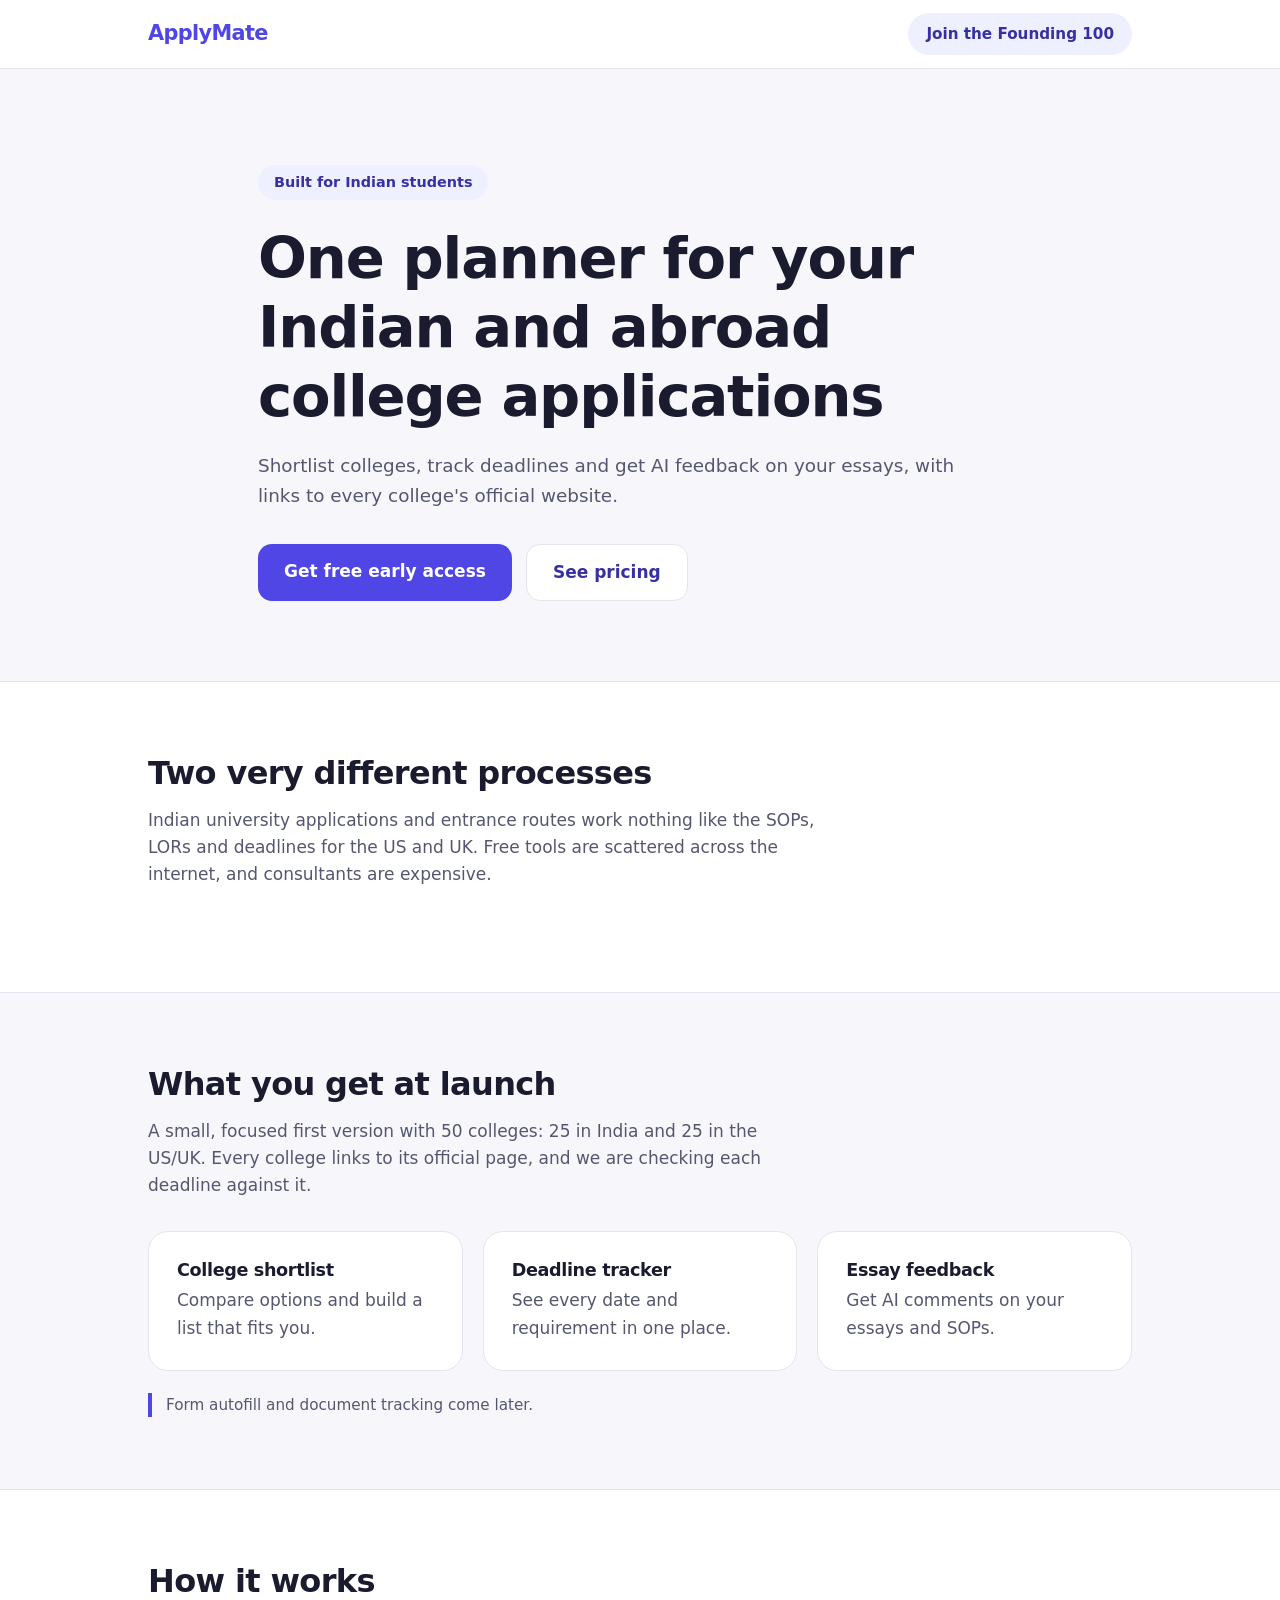
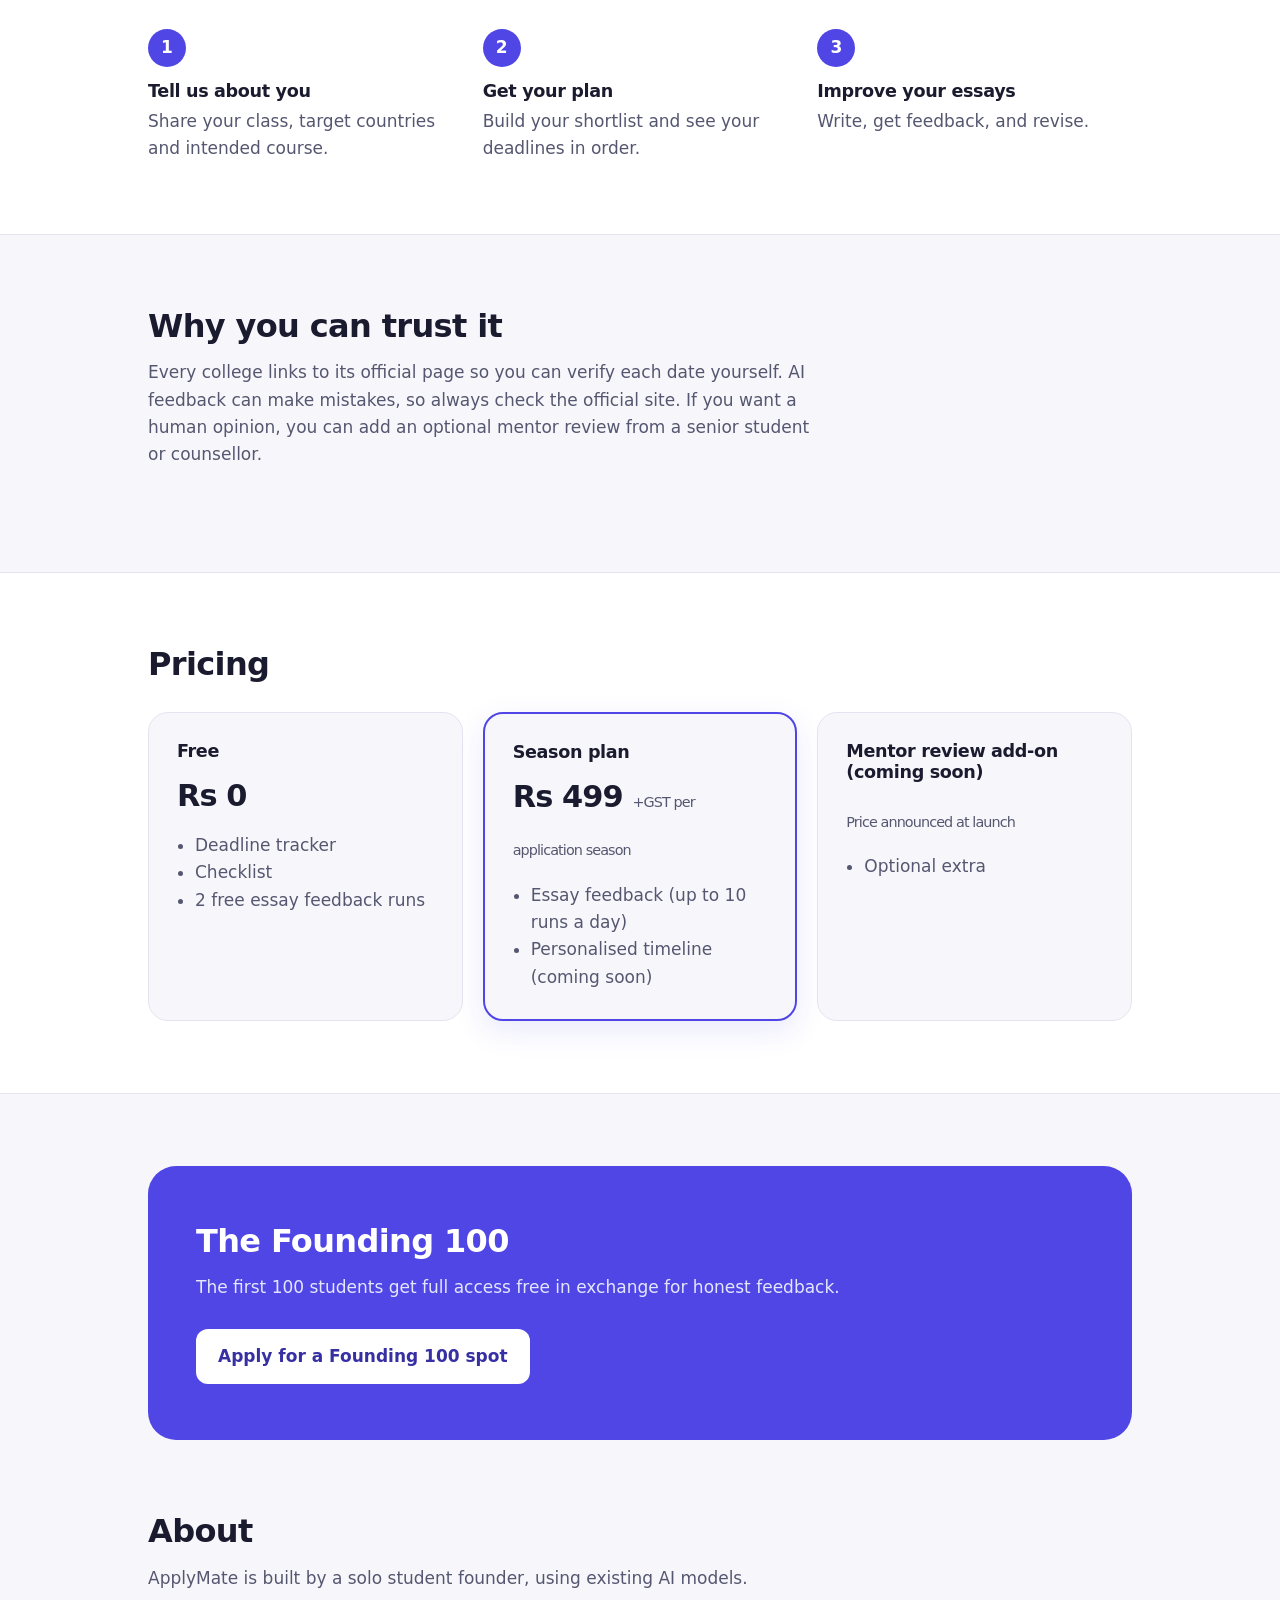
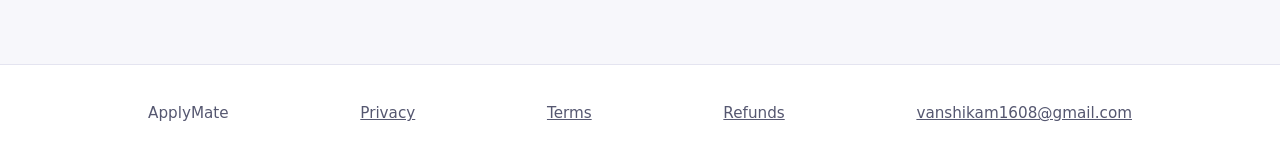
<file: index.html>
<!DOCTYPE html>
<html lang="en">
<head>
<meta charset="utf-8">
<meta name="viewport" content="width=device-width, initial-scale=1">
<title>ApplyMate: one planner for Indian and abroad college applications</title>
<meta name="description" content="An AI college-application planner for Indian students applying to colleges in India, the US and the UK.">
<style>
:root{
  --bg:#f7f7fb; --surface:#fff; --ink:#1b1b2f; --muted:#555770;
  --line:#e4e4f0; --accent:#4f46e5; --accent-dark:#3730a3; --tint:#eef0ff;
  --r:20px;
}
*{box-sizing:border-box;margin:0}
html{scroll-behavior:smooth}
body{font-family:system-ui,-apple-system,"Segoe UI",Roboto,sans-serif;background:var(--bg);color:var(--ink);line-height:1.6;font-size:17px}
a{color:inherit}
:focus-visible{outline:3px solid var(--accent);outline-offset:3px;border-radius:8px}
.wrap{max-width:1040px;margin:0 auto;padding:0 28px}
section{padding:72px 0}
h1,h2,h3{line-height:1.2;letter-spacing:-.02em}
h2{font-size:2rem;margin-bottom:14px}
h3{font-size:1.1rem;margin-bottom:6px}
p{color:var(--muted)}
.lead{max-width:62ch;margin-bottom:32px}

header{background:var(--surface);border-bottom:1px solid var(--line)}
header .wrap{display:flex;justify-content:space-between;align-items:center;height:68px}
.logo{font-weight:800;font-size:1.3rem;letter-spacing:-.03em;color:var(--accent);text-decoration:none}
.nav-link{font-weight:600;font-size:.95rem;color:var(--accent-dark);text-decoration:none;background:var(--tint);padding:9px 18px;border-radius:999px}
.nav-link:hover{background:#e0e3ff}

.btn{display:inline-block;font-weight:600;text-decoration:none;padding:14px 26px;border-radius:14px;transition:background .15s,transform .15s}
.btn-primary{background:var(--accent);color:#fff}
.btn-primary:hover{background:var(--accent-dark)}
.btn-ghost{background:var(--surface);color:var(--accent-dark);border:1.5px solid var(--line)}
.btn-ghost:hover{border-color:var(--accent)}

.hero{padding:96px 0 80px}
.hero .wrap{max-width:820px}
.badge{display:inline-block;background:var(--tint);color:var(--accent-dark);font-weight:600;font-size:.9rem;padding:6px 16px;border-radius:999px;margin-bottom:24px}
.hero h1{font-size:clamp(2.2rem,5vw,3.6rem);margin-bottom:20px}
.hero p{font-size:1.15rem;max-width:60ch;margin-bottom:34px}
.actions{display:flex;gap:14px;flex-wrap:wrap}

.band{background:var(--surface);border-block:1px solid var(--line)}
.grid{display:grid;grid-template-columns:repeat(3,1fr);gap:20px}
.card{background:var(--surface);border:1px solid var(--line);border-radius:var(--r);padding:28px}
.band .card{background:var(--bg)}
.note{margin-top:22px;font-size:.95rem;border-left:4px solid var(--accent);padding-left:14px}

.steps{list-style:none;padding:0;counter-reset:s}
.steps li{counter-increment:s}
.steps li::before{content:counter(s);display:grid;place-items:center;width:38px;height:38px;border-radius:50%;background:var(--accent);color:#fff;font-weight:700;margin-bottom:14px}

.price{display:flex;flex-direction:column}
.price .amt{font-size:1.9rem;font-weight:800;letter-spacing:-.03em;color:var(--ink);margin:4px 0 12px}
.price .amt small{font-size:.9rem;font-weight:500;color:var(--muted)}
.price.featured{border:2px solid var(--accent);box-shadow:0 10px 30px rgba(79,70,229,.12)}
.price ul{padding-left:18px;color:var(--muted)}

.founding{background:var(--accent);color:#fff;border-radius:28px;padding:56px 48px}
.founding p{color:#e4e6ff;max-width:60ch;margin-bottom:28px}
.founding .btn{background:#fff;color:var(--accent-dark)}
.founding .btn:hover{background:var(--tint)}

footer{padding:36px 0;border-top:1px solid var(--line);background:var(--surface)}
footer .wrap{display:flex;justify-content:space-between;flex-wrap:wrap;gap:12px;font-size:.95rem;color:var(--muted)}

@media (max-width:820px){
  section{padding:52px 0}
  .grid{grid-template-columns:1fr}
  .founding{padding:36px 26px}
  .hero{padding:60px 0 50px}
}
</style>
  <script type="text/javascript">
    (function(c,l,a,r,i,t,y){
        c[a]=c[a]||function(){(c[a].q=c[a].q||[]).push(arguments)};
        t=l.createElement(r);t.async=1;t.src="https://www.clarity.ms/tag/"+i;
        y=l.getElementsByTagName(r)[0];y.parentNode.insertBefore(t,y);
    })(window, document, "clarity", "script", "z3adkyf7xh");
</script>
</head>
<body>

<header>
  <div class="wrap">
    <a class="logo" href="#">ApplyMate</a>
    <a class="nav-link" href="login.html?mode=signup">Join the Founding 100</a>
  </div>
</header>

<main>
  <section class="hero">
    <div class="wrap">
      <span class="badge">Built for Indian students</span>
      <h1>One planner for your Indian and abroad college applications</h1>
      <p>Shortlist colleges, track deadlines and get AI feedback on your essays, with links to every college's official website.</p>
      <div class="actions">
        <a class="btn btn-primary" href="login.html?mode=signup">Get free early access</a>
        <a class="btn btn-ghost" href="#pricing">See pricing</a>
      </div>
    </div>
  </section>

  <section class="band">
    <div class="wrap">
      <h2>Two very different processes</h2>
      <p class="lead">Indian university applications and entrance routes work nothing like the SOPs, LORs and deadlines for the US and UK. Free tools are scattered across the internet, and consultants are expensive.</p>
    </div>
  </section>

  <section>
    <div class="wrap">
      <h2>What you get at launch</h2>
      <p class="lead">A small, focused first version with 50 colleges: 25 in India and 25 in the US/UK. Every college links to its official page, and we are checking each deadline against it.</p>
      <div class="grid">
        <div class="card"><h3>College shortlist</h3><p>Compare options and build a list that fits you.</p></div>
        <div class="card"><h3>Deadline tracker</h3><p>See every date and requirement in one place.</p></div>
        <div class="card"><h3>Essay feedback</h3><p>Get AI comments on your essays and SOPs.</p></div>
      </div>
      <p class="note">Form autofill and document tracking come later.</p>
    </div>
  </section>

  <section class="band">
    <div class="wrap">
      <h2>How it works</h2>
      <ol class="steps grid" style="margin-top:28px">
        <li><h3>Tell us about you</h3><p>Share your class, target countries and intended course.</p></li>
        <li><h3>Get your plan</h3><p>Build your shortlist and see your deadlines in order.</p></li>
        <li><h3>Improve your essays</h3><p>Write, get feedback, and revise.</p></li>
      </ol>
    </div>
  </section>

  <section>
    <div class="wrap">
      <h2>Why you can trust it</h2>
      <p class="lead">Every college links to its official page so you can verify each date yourself. AI feedback can make mistakes, so always check the official site. If you want a human opinion, you can add an optional mentor review from a senior student or counsellor.</p>
    </div>
  </section>

  <section id="pricing" class="band">
    <div class="wrap">
      <h2>Pricing</h2>
      <div class="grid" style="margin-top:28px">
        <div class="card price"><h3>Free</h3><div class="amt">Rs 0</div><ul><li>Deadline tracker</li><li>Checklist</li><li>2 free essay feedback runs</li></ul></div>
        <div class="card price featured"><h3>Season plan</h3><div class="amt">Rs 499 <small>+GST per application season</small></div><ul><li>Essay feedback (up to 10 runs a day)</li><li>Personalised timeline (coming soon)</li></ul></div>
        <div class="card price"><h3>Mentor review add-on (coming soon)</h3><div class="amt"><small>Price announced at launch</small></div><ul><li>Optional extra</li></ul></div>
      </div>
    </div>
  </section>

  <section id="founding">
    <div class="wrap">
      <div class="founding">
        <h2>The Founding 100</h2>
        <p>The first 100 students get full access free in exchange for honest feedback.</p>
        <a class="btn" href="login.html?mode=signup" style="display:inline-block;background:#fff;color:#3730a3;padding:14px 22px;border-radius:12px;font-weight:700;text-decoration:none">Apply for a Founding 100 spot</a>
      </div>
    </div>
  </section>

  <section style="padding-top:0">
    <div class="wrap">
      <h2>About</h2>
      <p class="lead" style="margin-bottom:0">ApplyMate is built by a solo student founder, using existing AI models.</p>
    </div>
  </section>
</main>

<footer>
  <div class="wrap">
    <span>ApplyMate</span>
    <a href="privacy.html">Privacy</a> <a href="terms.html">Terms</a> <a href="refund.html">Refunds</a>
    <a href="mailto:vanshikam1608@gmail.com">vanshikam1608@gmail.com</a>
  </div>
</footer>

</body>
</html>
</file>
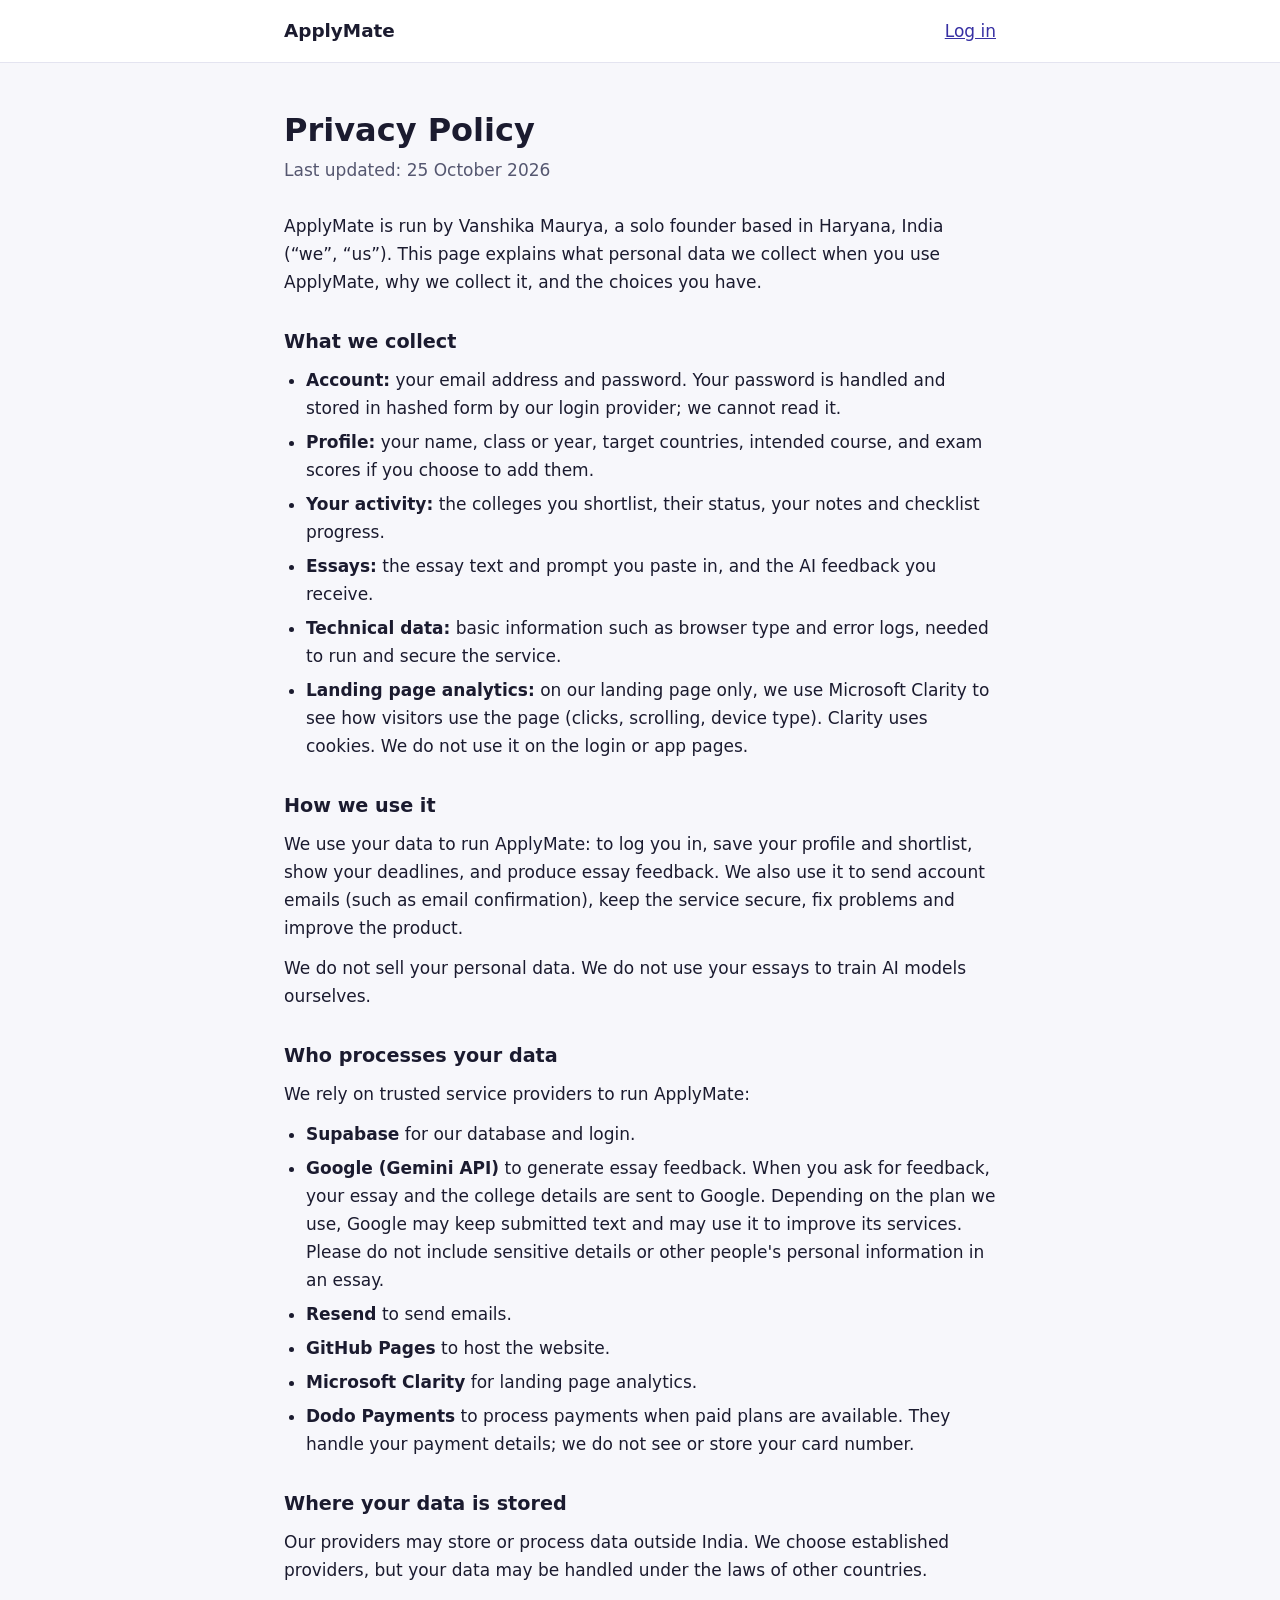
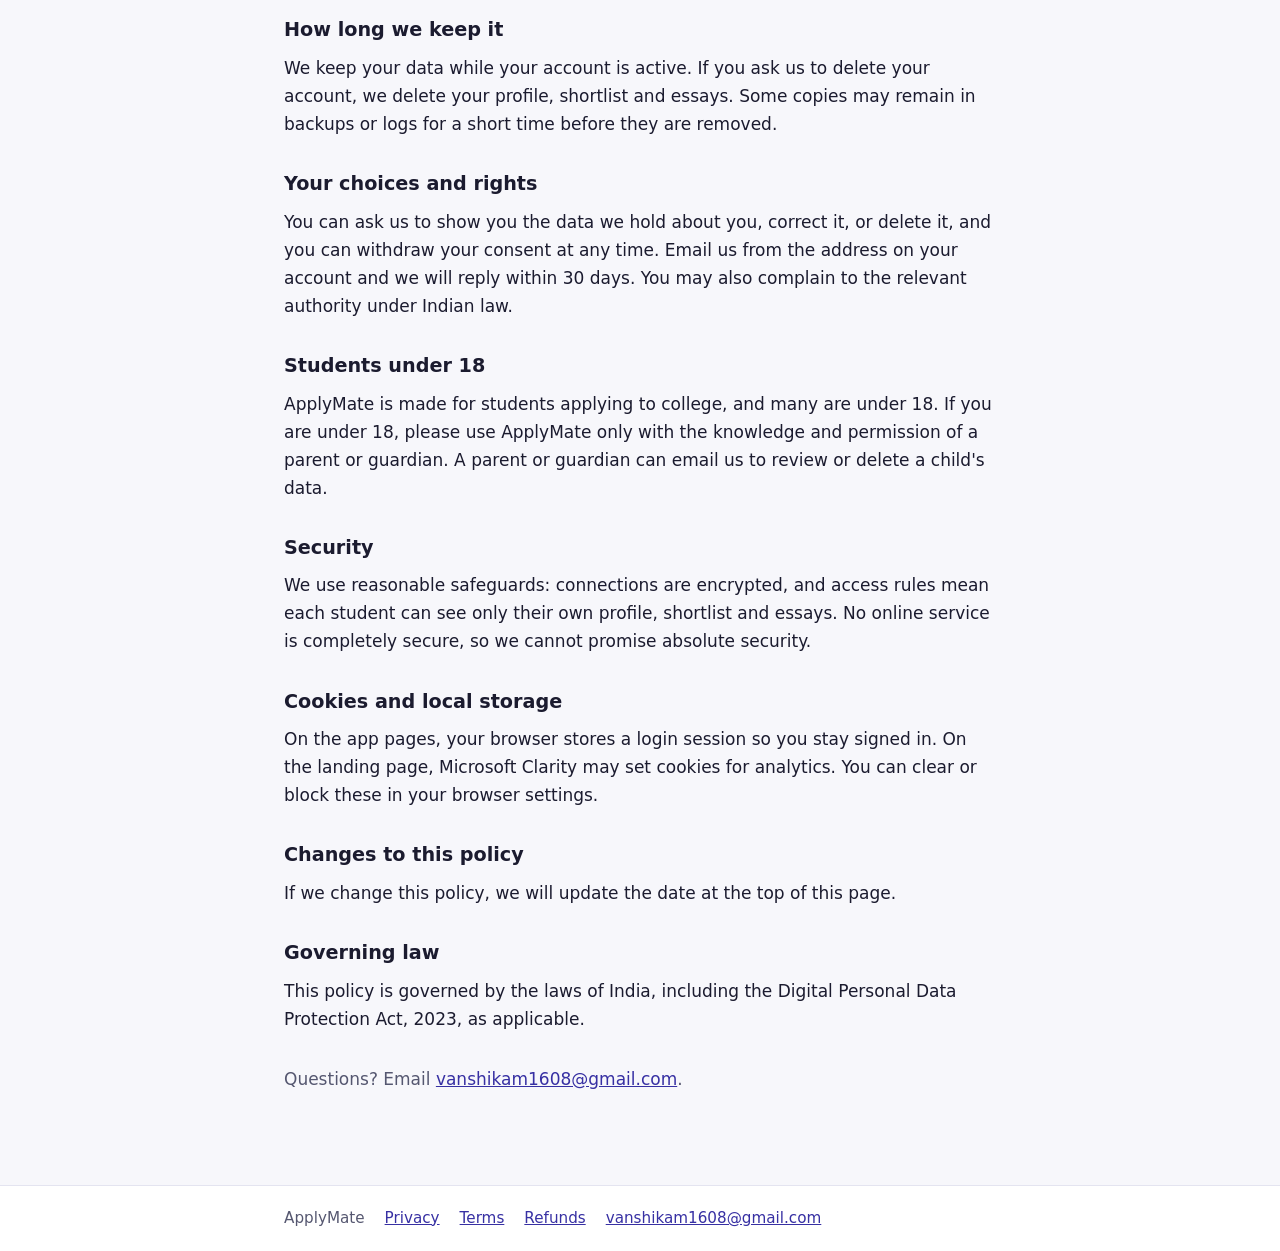
<file: privacy.html>
<!DOCTYPE html>
<html lang="en">
<head>
<meta charset="utf-8">
<meta name="viewport" content="width=device-width, initial-scale=1">
<title>Privacy Policy · ApplyMate</title>
<meta name="description" content="Privacy Policy for ApplyMate, an AI college-application planner for Indian students.">
<style>:root{--bg:#f7f7fb;--surface:#fff;--ink:#1b1b2f;--muted:#555770;--line:#e4e4f0;--accent:#4f46e5;--accent-dark:#3730a3}
*{box-sizing:border-box;margin:0}
body{font-family:system-ui,-apple-system,"Segoe UI",Roboto,sans-serif;background:var(--bg);color:var(--ink);line-height:1.65;font-size:17px}
a{color:var(--accent-dark)}
:focus-visible{outline:3px solid var(--accent);outline-offset:3px;border-radius:6px}
.wrap{max-width:760px;margin:0 auto;padding:0 24px}
header{border-bottom:1px solid var(--line);background:var(--surface)}
header .wrap{display:flex;justify-content:space-between;align-items:center;padding-top:16px;padding-bottom:16px}
.logo{font-weight:800;font-size:1.15rem;text-decoration:none;color:var(--ink)}
main{padding:48px 0 64px}
h1{font-size:2rem;line-height:1.2;margin-bottom:6px}
.meta{color:var(--muted);margin-bottom:28px}
h2{font-size:1.2rem;margin:30px 0 8px}
p,ul{margin-bottom:12px}ul{padding-left:22px}li{margin-bottom:6px}
.note{background:#eef0ff;border:1px solid var(--line);border-radius:14px;padding:14px 18px;margin-bottom:24px}
footer{border-top:1px solid var(--line);background:var(--surface);color:var(--muted);font-size:.95rem}
footer .wrap{display:flex;flex-wrap:wrap;gap:8px 20px;padding-top:20px;padding-bottom:20px}</style>
</head>
<body>
<header><div class="wrap"><a class="logo" href="/">ApplyMate</a><a href="login.html">Log in</a></div></header>
<main><div class="wrap">
<h1>Privacy Policy</h1>
<p class="meta">Last updated: 25 October 2026</p>
<p>ApplyMate is run by Vanshika Maurya, a solo founder based in Haryana, India (&ldquo;we&rdquo;, &ldquo;us&rdquo;). This page explains what personal data we collect when you use ApplyMate, why we collect it, and the choices you have.</p>
<h2>What we collect</h2>
<ul><li><strong>Account:</strong> your email address and password. Your password is handled and stored in hashed form by our login provider; we cannot read it.</li><li><strong>Profile:</strong> your name, class or year, target countries, intended course, and exam scores if you choose to add them.</li><li><strong>Your activity:</strong> the colleges you shortlist, their status, your notes and checklist progress.</li><li><strong>Essays:</strong> the essay text and prompt you paste in, and the AI feedback you receive.</li><li><strong>Technical data:</strong> basic information such as browser type and error logs, needed to run and secure the service.</li><li><strong>Landing page analytics:</strong> on our landing page only, we use Microsoft Clarity to see how visitors use the page (clicks, scrolling, device type). Clarity uses cookies. We do not use it on the login or app pages.</li></ul>
<h2>How we use it</h2>
<p>We use your data to run ApplyMate: to log you in, save your profile and shortlist, show your deadlines, and produce essay feedback. We also use it to send account emails (such as email confirmation), keep the service secure, fix problems and improve the product.</p>
<p>We do not sell your personal data. We do not use your essays to train AI models ourselves.</p>
<h2>Who processes your data</h2>
<p>We rely on trusted service providers to run ApplyMate:</p>
<ul><li><strong>Supabase</strong> for our database and login.</li><li><strong>Google (Gemini API)</strong> to generate essay feedback. When you ask for feedback, your essay and the college details are sent to Google. Depending on the plan we use, Google may keep submitted text and may use it to improve its services. Please do not include sensitive details or other people's personal information in an essay.</li><li><strong>Resend</strong> to send emails.</li><li><strong>GitHub Pages</strong> to host the website.</li><li><strong>Microsoft Clarity</strong> for landing page analytics.</li><li><strong>Dodo Payments</strong> to process payments when paid plans are available. They handle your payment details; we do not see or store your card number.</li></ul>
<h2>Where your data is stored</h2>
<p>Our providers may store or process data outside India. We choose established providers, but your data may be handled under the laws of other countries.</p>
<h2>How long we keep it</h2>
<p>We keep your data while your account is active. If you ask us to delete your account, we delete your profile, shortlist and essays. Some copies may remain in backups or logs for a short time before they are removed.</p>
<h2>Your choices and rights</h2>
<p>You can ask us to show you the data we hold about you, correct it, or delete it, and you can withdraw your consent at any time. Email us from the address on your account and we will reply within 30 days. You may also complain to the relevant authority under Indian law.</p>
<h2>Students under 18</h2>
<p>ApplyMate is made for students applying to college, and many are under 18. If you are under 18, please use ApplyMate only with the knowledge and permission of a parent or guardian. A parent or guardian can email us to review or delete a child's data.</p>
<h2>Security</h2>
<p>We use reasonable safeguards: connections are encrypted, and access rules mean each student can see only their own profile, shortlist and essays. No online service is completely secure, so we cannot promise absolute security.</p>
<h2>Cookies and local storage</h2>
<p>On the app pages, your browser stores a login session so you stay signed in. On the landing page, Microsoft Clarity may set cookies for analytics. You can clear or block these in your browser settings.</p>
<h2>Changes to this policy</h2>
<p>If we change this policy, we will update the date at the top of this page.</p>
<h2>Governing law</h2>
<p>This policy is governed by the laws of India, including the Digital Personal Data Protection Act, 2023, as applicable.</p>
<p class="meta" style="margin-top:32px">Questions? Email <a href="mailto:vanshikam1608@gmail.com">vanshikam1608@gmail.com</a>.</p>
</div></main>
<footer><div class="wrap"><span>ApplyMate</span><a href="privacy.html">Privacy</a><a href="terms.html">Terms</a><a href="refund.html">Refunds</a><a href="mailto:vanshikam1608@gmail.com">vanshikam1608@gmail.com</a></div></footer>
</body>
</html>
</file>
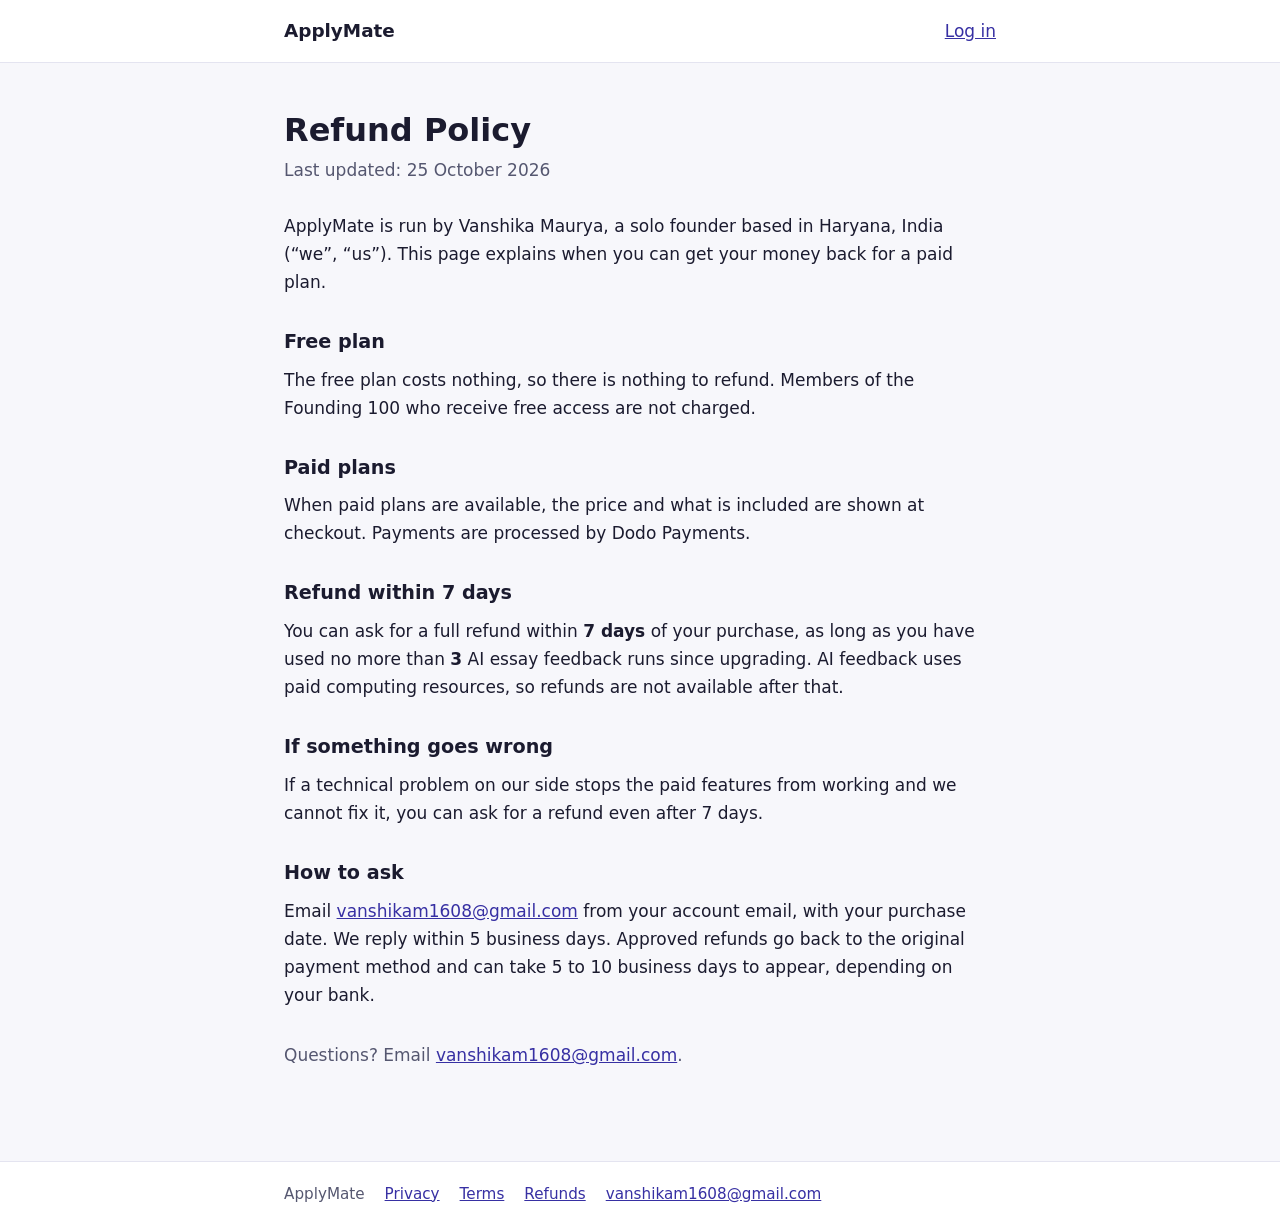
<file: refund.html>
<!DOCTYPE html>
<html lang="en">
<head>
<meta charset="utf-8">
<meta name="viewport" content="width=device-width, initial-scale=1">
<title>Refund Policy · ApplyMate</title>
<meta name="description" content="Refund Policy for ApplyMate, an AI college-application planner for Indian students.">
<style>:root{--bg:#f7f7fb;--surface:#fff;--ink:#1b1b2f;--muted:#555770;--line:#e4e4f0;--accent:#4f46e5;--accent-dark:#3730a3}
*{box-sizing:border-box;margin:0}
body{font-family:system-ui,-apple-system,"Segoe UI",Roboto,sans-serif;background:var(--bg);color:var(--ink);line-height:1.65;font-size:17px}
a{color:var(--accent-dark)}
:focus-visible{outline:3px solid var(--accent);outline-offset:3px;border-radius:6px}
.wrap{max-width:760px;margin:0 auto;padding:0 24px}
header{border-bottom:1px solid var(--line);background:var(--surface)}
header .wrap{display:flex;justify-content:space-between;align-items:center;padding-top:16px;padding-bottom:16px}
.logo{font-weight:800;font-size:1.15rem;text-decoration:none;color:var(--ink)}
main{padding:48px 0 64px}
h1{font-size:2rem;line-height:1.2;margin-bottom:6px}
.meta{color:var(--muted);margin-bottom:28px}
h2{font-size:1.2rem;margin:30px 0 8px}
p,ul{margin-bottom:12px}ul{padding-left:22px}li{margin-bottom:6px}
.note{background:#eef0ff;border:1px solid var(--line);border-radius:14px;padding:14px 18px;margin-bottom:24px}
footer{border-top:1px solid var(--line);background:var(--surface);color:var(--muted);font-size:.95rem}
footer .wrap{display:flex;flex-wrap:wrap;gap:8px 20px;padding-top:20px;padding-bottom:20px}</style>
</head>
<body>
<header><div class="wrap"><a class="logo" href="/">ApplyMate</a><a href="login.html">Log in</a></div></header>
<main><div class="wrap">
<h1>Refund Policy</h1>
<p class="meta">Last updated: 25 October 2026</p>
<p>ApplyMate is run by Vanshika Maurya, a solo founder based in Haryana, India (&ldquo;we&rdquo;, &ldquo;us&rdquo;). This page explains when you can get your money back for a paid plan.</p>
<h2>Free plan</h2>
<p>The free plan costs nothing, so there is nothing to refund. Members of the Founding 100 who receive free access are not charged.</p>
<h2>Paid plans</h2>
<p>When paid plans are available, the price and what is included are shown at checkout. Payments are processed by Dodo Payments.</p>
<h2>Refund within 7 days</h2>
<p>You can ask for a full refund within <strong>7 days</strong> of your purchase, as long as you have used no more than <strong>3</strong> AI essay feedback runs since upgrading. AI feedback uses paid computing resources, so refunds are not available after that.</p>
<h2>If something goes wrong</h2>
<p>If a technical problem on our side stops the paid features from working and we cannot fix it, you can ask for a refund even after 7 days.</p>
<h2>How to ask</h2>
<p>Email <a href="mailto:vanshikam1608@gmail.com">vanshikam1608@gmail.com</a> from your account email, with your purchase date. We reply within 5 business days. Approved refunds go back to the original payment method and can take 5 to 10 business days to appear, depending on your bank.</p>
<p class="meta" style="margin-top:32px">Questions? Email <a href="mailto:vanshikam1608@gmail.com">vanshikam1608@gmail.com</a>.</p>
</div></main>
<footer><div class="wrap"><span>ApplyMate</span><a href="privacy.html">Privacy</a><a href="terms.html">Terms</a><a href="refund.html">Refunds</a><a href="mailto:vanshikam1608@gmail.com">vanshikam1608@gmail.com</a></div></footer>
</body>
</html>
</file>
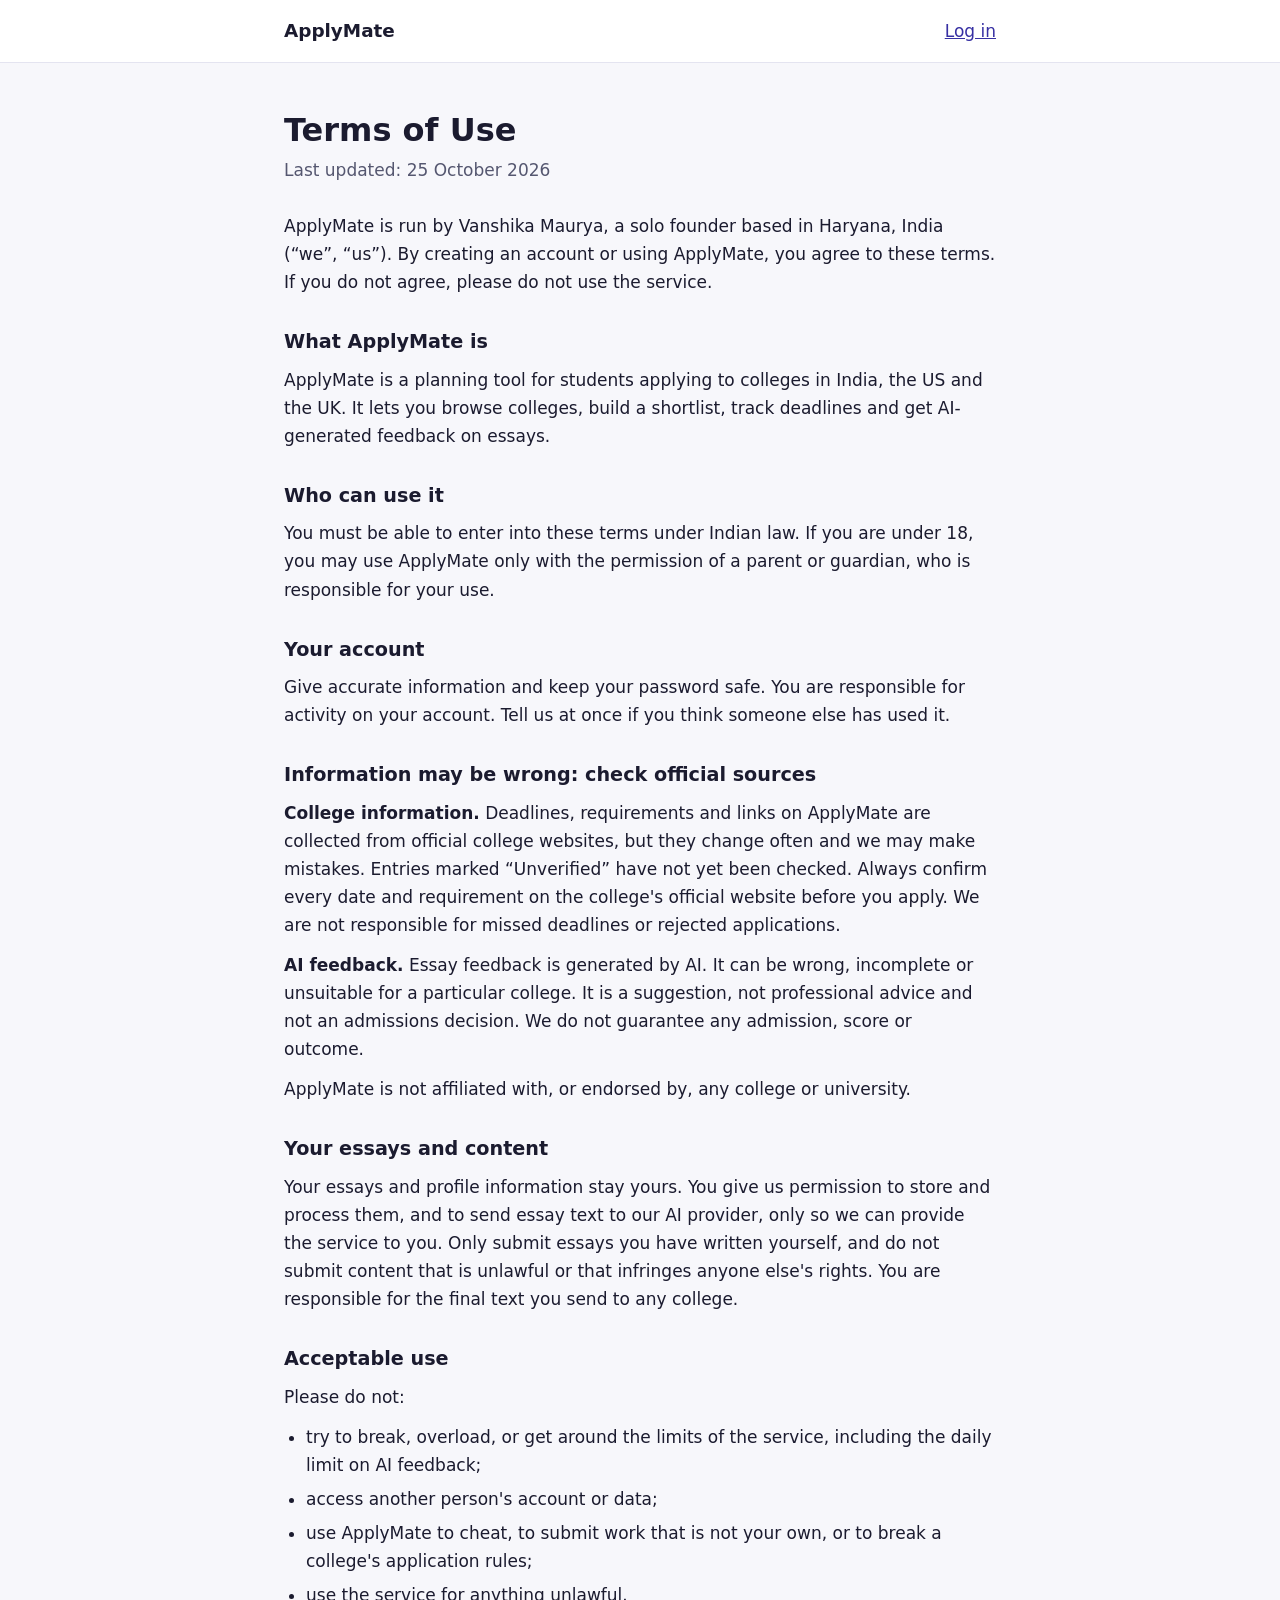
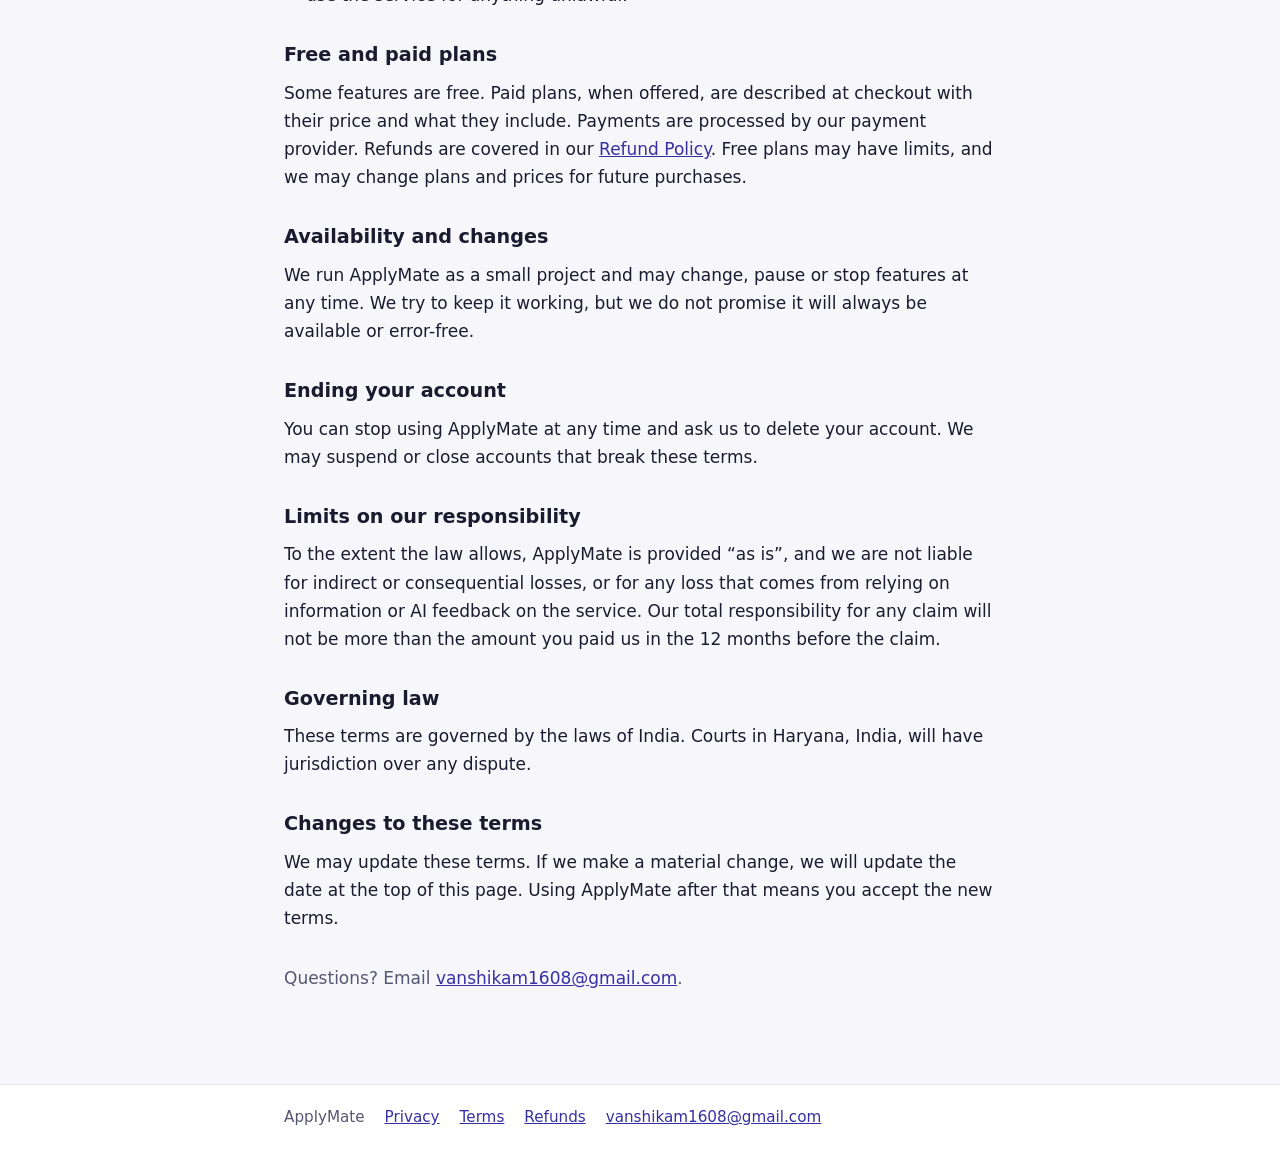
<file: terms.html>
<!DOCTYPE html>
<html lang="en">
<head>
<meta charset="utf-8">
<meta name="viewport" content="width=device-width, initial-scale=1">
<title>Terms of Use · ApplyMate</title>
<meta name="description" content="Terms of Use for ApplyMate, an AI college-application planner for Indian students.">
<style>:root{--bg:#f7f7fb;--surface:#fff;--ink:#1b1b2f;--muted:#555770;--line:#e4e4f0;--accent:#4f46e5;--accent-dark:#3730a3}
*{box-sizing:border-box;margin:0}
body{font-family:system-ui,-apple-system,"Segoe UI",Roboto,sans-serif;background:var(--bg);color:var(--ink);line-height:1.65;font-size:17px}
a{color:var(--accent-dark)}
:focus-visible{outline:3px solid var(--accent);outline-offset:3px;border-radius:6px}
.wrap{max-width:760px;margin:0 auto;padding:0 24px}
header{border-bottom:1px solid var(--line);background:var(--surface)}
header .wrap{display:flex;justify-content:space-between;align-items:center;padding-top:16px;padding-bottom:16px}
.logo{font-weight:800;font-size:1.15rem;text-decoration:none;color:var(--ink)}
main{padding:48px 0 64px}
h1{font-size:2rem;line-height:1.2;margin-bottom:6px}
.meta{color:var(--muted);margin-bottom:28px}
h2{font-size:1.2rem;margin:30px 0 8px}
p,ul{margin-bottom:12px}ul{padding-left:22px}li{margin-bottom:6px}
.note{background:#eef0ff;border:1px solid var(--line);border-radius:14px;padding:14px 18px;margin-bottom:24px}
footer{border-top:1px solid var(--line);background:var(--surface);color:var(--muted);font-size:.95rem}
footer .wrap{display:flex;flex-wrap:wrap;gap:8px 20px;padding-top:20px;padding-bottom:20px}</style>
</head>
<body>
<header><div class="wrap"><a class="logo" href="/">ApplyMate</a><a href="login.html">Log in</a></div></header>
<main><div class="wrap">
<h1>Terms of Use</h1>
<p class="meta">Last updated: 25 October 2026</p>
<p>ApplyMate is run by Vanshika Maurya, a solo founder based in Haryana, India (&ldquo;we&rdquo;, &ldquo;us&rdquo;). By creating an account or using ApplyMate, you agree to these terms. If you do not agree, please do not use the service.</p>
<h2>What ApplyMate is</h2>
<p>ApplyMate is a planning tool for students applying to colleges in India, the US and the UK. It lets you browse colleges, build a shortlist, track deadlines and get AI-generated feedback on essays.</p>
<h2>Who can use it</h2>
<p>You must be able to enter into these terms under Indian law. If you are under 18, you may use ApplyMate only with the permission of a parent or guardian, who is responsible for your use.</p>
<h2>Your account</h2>
<p>Give accurate information and keep your password safe. You are responsible for activity on your account. Tell us at once if you think someone else has used it.</p>
<h2>Information may be wrong: check official sources</h2>
<p><strong>College information.</strong> Deadlines, requirements and links on ApplyMate are collected from official college websites, but they change often and we may make mistakes. Entries marked &ldquo;Unverified&rdquo; have not yet been checked. Always confirm every date and requirement on the college's official website before you apply. We are not responsible for missed deadlines or rejected applications.</p>
<p><strong>AI feedback.</strong> Essay feedback is generated by AI. It can be wrong, incomplete or unsuitable for a particular college. It is a suggestion, not professional advice and not an admissions decision. We do not guarantee any admission, score or outcome.</p>
<p>ApplyMate is not affiliated with, or endorsed by, any college or university.</p>
<h2>Your essays and content</h2>
<p>Your essays and profile information stay yours. You give us permission to store and process them, and to send essay text to our AI provider, only so we can provide the service to you. Only submit essays you have written yourself, and do not submit content that is unlawful or that infringes anyone else's rights. You are responsible for the final text you send to any college.</p>
<h2>Acceptable use</h2>
<p>Please do not:</p>
<ul><li>try to break, overload, or get around the limits of the service, including the daily limit on AI feedback;</li><li>access another person's account or data;</li><li>use ApplyMate to cheat, to submit work that is not your own, or to break a college's application rules;</li><li>use the service for anything unlawful.</li></ul>
<h2>Free and paid plans</h2>
<p>Some features are free. Paid plans, when offered, are described at checkout with their price and what they include. Payments are processed by our payment provider. Refunds are covered in our <a href="refund.html">Refund Policy</a>. Free plans may have limits, and we may change plans and prices for future purchases.</p>
<h2>Availability and changes</h2>
<p>We run ApplyMate as a small project and may change, pause or stop features at any time. We try to keep it working, but we do not promise it will always be available or error-free.</p>
<h2>Ending your account</h2>
<p>You can stop using ApplyMate at any time and ask us to delete your account. We may suspend or close accounts that break these terms.</p>
<h2>Limits on our responsibility</h2>
<p>To the extent the law allows, ApplyMate is provided &ldquo;as is&rdquo;, and we are not liable for indirect or consequential losses, or for any loss that comes from relying on information or AI feedback on the service. Our total responsibility for any claim will not be more than the amount you paid us in the 12 months before the claim.</p>
<h2>Governing law</h2>
<p>These terms are governed by the laws of India. Courts in Haryana, India, will have jurisdiction over any dispute.</p>
<h2>Changes to these terms</h2>
<p>We may update these terms. If we make a material change, we will update the date at the top of this page. Using ApplyMate after that means you accept the new terms.</p>
<p class="meta" style="margin-top:32px">Questions? Email <a href="mailto:vanshikam1608@gmail.com">vanshikam1608@gmail.com</a>.</p>
</div></main>
<footer><div class="wrap"><span>ApplyMate</span><a href="privacy.html">Privacy</a><a href="terms.html">Terms</a><a href="refund.html">Refunds</a><a href="mailto:vanshikam1608@gmail.com">vanshikam1608@gmail.com</a></div></footer>
</body>
</html>
</file>
